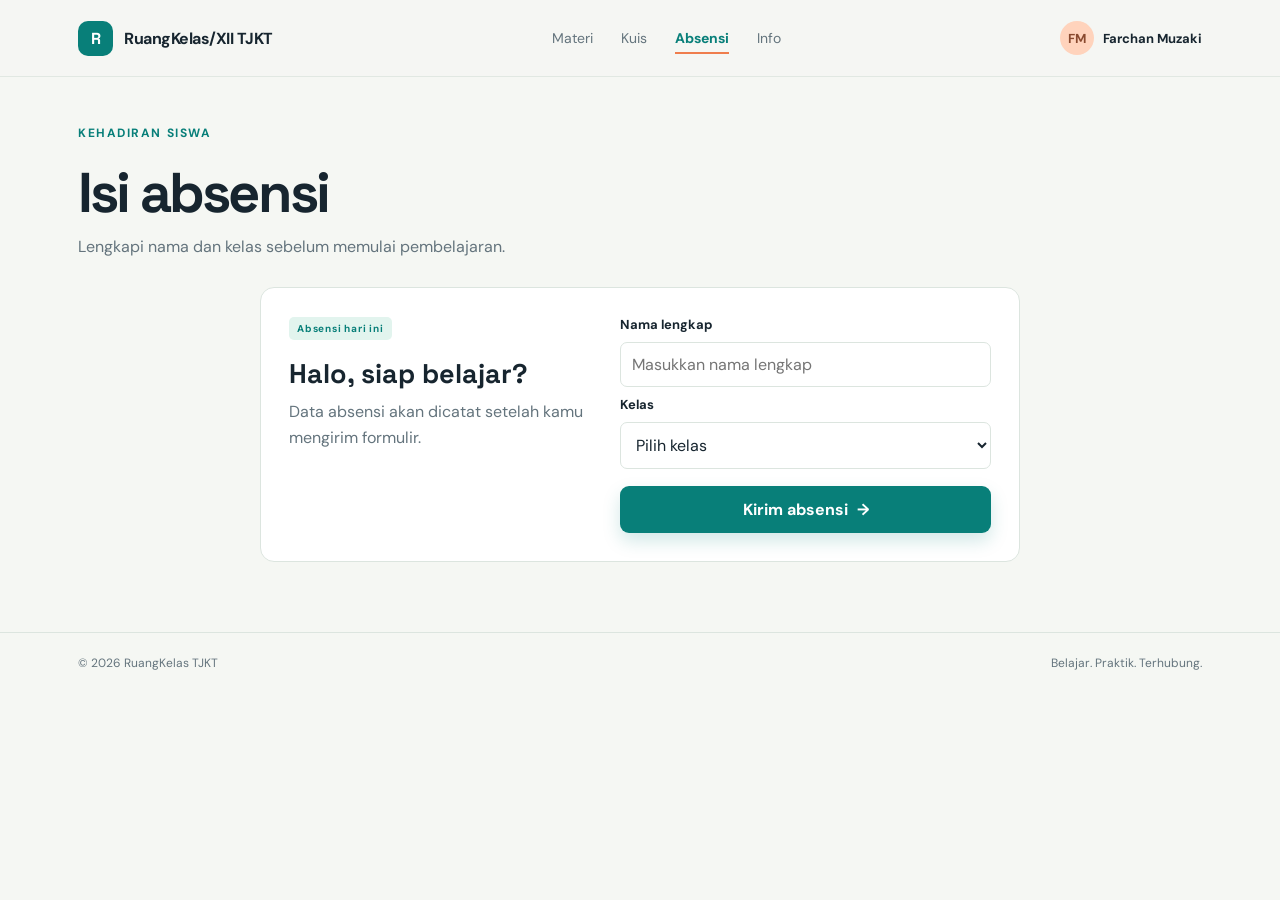
<file: absensi.html>
<!DOCTYPE html>
<html lang="id">
<head>
  <meta charset="UTF-8">
  <meta name="viewport" content="width=device-width, initial-scale=1.0">
  <title>Absensi | RuangKelas TJKT</title>
  <link rel="preconnect" href="https://fonts.googleapis.com">
  <link rel="preconnect" href="https://fonts.gstatic.com" crossorigin>
  <link href="https://fonts.googleapis.com/css2?family=DM+Sans:wght@400;500;600;700&family=Space+Grotesk:wght@500;600;700&display=swap" rel="stylesheet">
  <link rel="stylesheet" href="style.css">
</head>
<body>
  <header><div class="shell nav"><a class="brand" href="index.html"><span class="brand-mark">R</span> RuangKelas</a><button class="menu-toggle" type="button" aria-label="Buka menu navigasi" aria-controls="mobile-nav" aria-expanded="false"><span></span><span></span><span></span></button><nav id="mobile-nav" class="nav-links"><a href="materi.html">Materi</a><a href="kuis.html">Kuis</a><a class="nav-active" href="absensi.html">Absensi</a><a href="info.html">Info</a></nav><a class="profile" href="admin.html" aria-label="Login admin"><span class="avatar">FM</span> Farchan Muzaki</a></div></header>
  <main class="shell page-main">
    <section class="page-heading"><div class="eyebrow">Kehadiran siswa</div><h1>Isi absensi</h1><p>Lengkapi nama dan kelas sebelum memulai pembelajaran.</p></section>
    <section class="attendance-card">
      <div class="attendance-intro"><span class="tag">Absensi hari ini</span><h2>Halo, siap belajar?</h2><p>Data absensi akan dicatat setelah kamu mengirim formulir.</p></div>
      <form id="attendance-form" class="attendance-form">
        <label for="attendance-name">Nama lengkap</label>
        <input id="attendance-name" name="nama" type="text" placeholder="Masukkan nama lengkap" autocomplete="name" required>
        <label for="attendance-class">Kelas</label>
        <select id="attendance-class" name="kelas" required>
          <option value="">Pilih kelas</option>
          <option value="XII TJKT 1">XII TJKT 1</option>
          <option value="XII TJKT 2">XII TJKT 2</option>
        </select>
        <button class="button" type="submit">Kirim absensi <span>→</span></button>
      </form>
      <div id="attendance-success" class="attendance-success hidden" role="status"></div>
    </section>
  </main>
  <footer><div class="shell">© 2026 RuangKelas TJKT <span style="float:right">Belajar. Praktik. Terhubung.</span></div></footer>
  <script src="script.js"></script>
  <script>
    // Memvalidasi dan mengirim data absensi siswa ke server.
    document.getElementById('attendance-form').addEventListener('submit', async event => {
      event.preventDefault();
      const name = document.getElementById('attendance-name').value.trim();
      const studentClass = document.getElementById('attendance-class').value;
      const success = document.getElementById('attendance-success');
      const submitButton = event.target.querySelector('button[type="submit"]');
      submitButton.disabled = true;
      submitButton.textContent = 'Mengirim absensi...';
      try {
        await fetch(GOOGLE_SHEETS_URL, {
          method: 'POST',
          mode: 'no-cors',
          headers: { 'Content-Type': 'text/plain;charset=utf-8' },
          body: JSON.stringify({
            action: 'saveAttendance',
            nama: name,
            kelas: studentClass,
            waktu: new Date().toISOString()
          })
        });
        success.textContent = `Absensi ${name} dari kelas ${studentClass} berhasil dikirim.`;
        success.classList.remove('hidden');
        event.target.reset();
      } catch (error) {
        success.textContent = 'Absensi gagal dikirim. Periksa koneksi lalu coba lagi.';
        success.classList.remove('hidden');
      } finally {
        submitButton.disabled = false;
        submitButton.innerHTML = 'Kirim absensi <span>→</span>';
      }
    });
  </script>
</body>
</html>
</file>
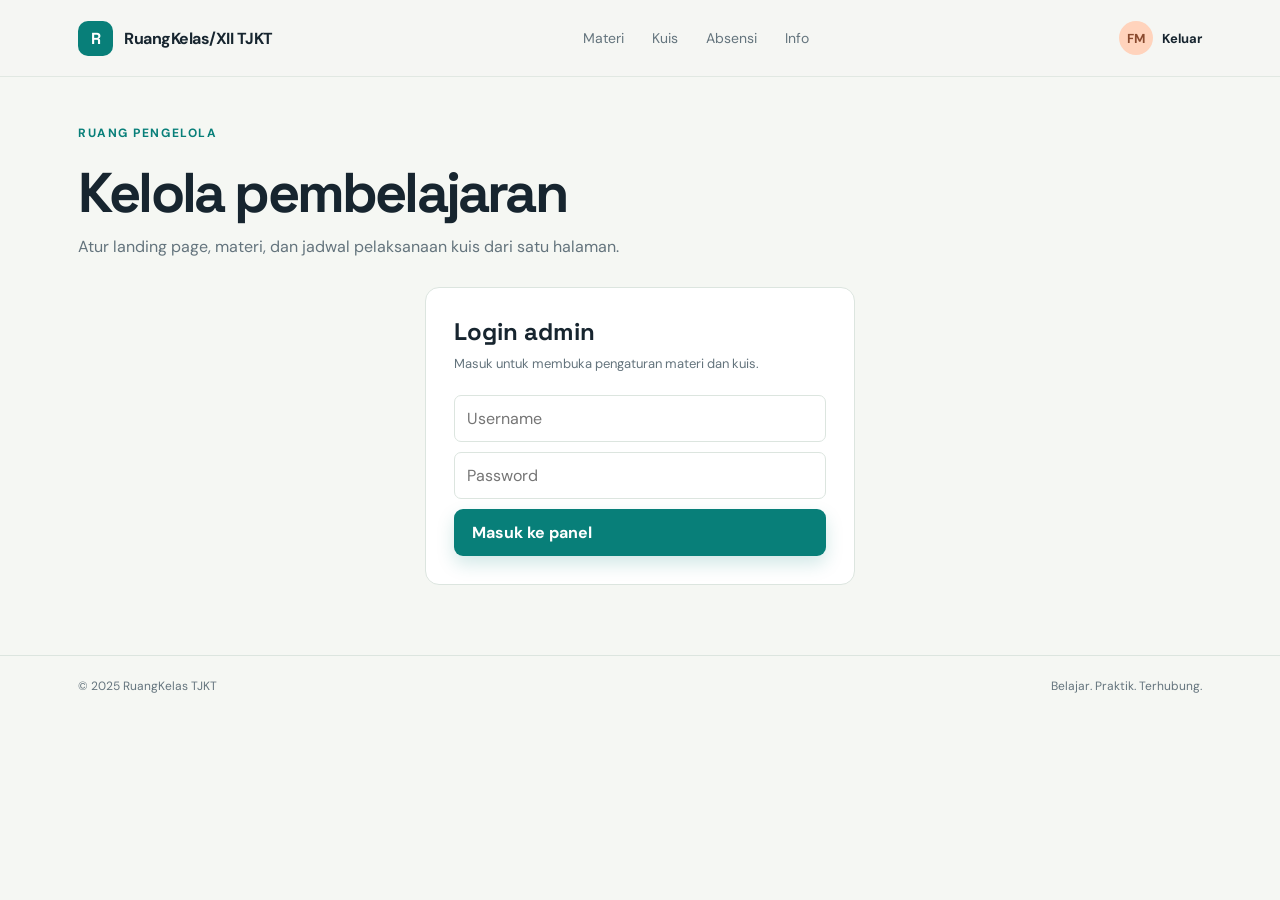
<file: admin.html>
<!DOCTYPE html>
<html lang="id">
<head>
  <meta charset="UTF-8">
  <meta name="viewport" content="width=device-width, initial-scale=1.0">
  <title>Admin | RuangKelas TJKT</title>
  <link rel="preconnect" href="https://fonts.googleapis.com">
  <link rel="preconnect" href="https://fonts.gstatic.com" crossorigin>
  <link href="https://fonts.googleapis.com/css2?family=DM+Sans:wght@400;500;600;700&family=Space+Grotesk:wght@500;600;700&display=swap" rel="stylesheet">
  <link rel="stylesheet" href="style.css">
</head>
<body class="admin-page">
  <header><div class="shell nav"><a class="brand" href="index.html"><span class="brand-mark">R</span> RuangKelas</a><button class="menu-toggle" type="button" aria-label="Buka menu navigasi" aria-controls="mobile-nav" aria-expanded="false"><span></span><span></span><span></span></button><nav id="mobile-nav" class="nav-links"><a href="materi.html">Materi</a><a href="kuis.html">Kuis</a><a href="absensi.html">Absensi</a><a href="info.html">Info</a></nav><a class="profile" href="index.html" aria-label="Kembali ke halaman utama"><span class="avatar">FM</span> Keluar</a></div></header>
  <main class="shell page-main"><section class="page-heading"><div class="eyebrow">Ruang pengelola</div><h1>Kelola pembelajaran</h1><p>Atur landing page, materi, dan jadwal pelaksanaan kuis dari satu halaman.</p></section><section id="admin-access" class="admin-access"><h2>Login admin</h2><p>Masuk untuk membuka pengaturan materi dan kuis.</p><form id="admin-page-login-form"><input id="admin-page-username" type="text" placeholder="Username" autocomplete="username" required><input id="admin-page-password" type="password" placeholder="Password" autocomplete="current-password" required><div id="admin-page-login-error" class="login-error hidden" role="alert"></div><button class="button" type="submit">Masuk ke panel</button></form></section><section id="admin-dashboard" class="admin-dashboard hidden"><div class="admin-dashboard-head"><div><span class="tag">Panel admin</span><h2>Pengaturan pembelajaran</h2></div><button class="logout-button" type="button" onclick="logoutAdminPage()">Keluar</button></div><section class="admin-tool landing-editor"><h3>Landing page home</h3><p>Sesuaikan teks dan gambar yang tampil pada halaman utama.</p><div class="landing-form"><input id="landing-eyebrow-input" type="text" placeholder="Label kecil / bidang jurusan" aria-label="Label landing page"><input id="landing-title-input" type="text" placeholder="Judul landing page" aria-label="Judul landing page"><textarea id="landing-description-input" placeholder="Deskripsi jurusan TJKT" aria-label="Deskripsi landing page"></textarea><input id="landing-button-input" type="text" placeholder="Teks tombol" aria-label="Teks tombol landing page"><label class="upload-button">Pilih gambar<input id="landing-image-file" type="file" accept="image/*" aria-label="Gambar landing page"></label><div class="landing-actions"><button class="save-button" type="button" onclick="saveLandingContent()">Simpan landing page</button><button class="cancel-button" type="button" onclick="resetLandingContent()">Reset bawaan</button></div></div></section><div class="admin-tools"><section class="admin-tool"><h3>Materi pembelajaran</h3><p>Kelola semua materi pembelajaran, edit, atau hapus sesuai kebutuhan.</p><div id="material-stats" style="margin-bottom:16px;padding:12px;background-color:#f0f9ff;border-radius:8px;font-size:14px"><span style="margin-right:16px">📊 Total: <strong id="stat-total">0</strong></span><span style="margin-right:16px">📘 KJR: <strong id="stat-kjr">0</strong></span><span style="margin-right:16px">📗 PKPJ: <strong id="stat-pkpj">0</strong></span><span>📙 TJKDN: <strong id="stat-tjkdn">0</strong></span></div><div class="admin-tool-actions"><button class="add-material-button" type="button" onclick="openMaterialEditor()">+ Materi</button><label class="upload-button">Unggah materi<input id="file-materi" type="file" multiple accept=".pdf,.pkt,.doc,.docx,.ppt,.pptx" aria-label="Unggah materi"></label><button class="save-button" type="button" onclick="exportMaterials()" style="background-color:#0891b2">📥 Ekspor</button><button class="save-button" type="button" onclick="importMaterials()" style="background-color:#7c3aed">📤 Impor</button></div><div id="material-editor" class="material-editor hidden"><strong id="editor-title">Tambah materi</strong><input id="editor-judul" type="text" placeholder="Judul materi" aria-label="Judul materi"><textarea id="editor-deskripsi" placeholder="Deskripsi materi" aria-label="Deskripsi materi"></textarea><select id="editor-mapel" aria-label="Mapel materi"><option value="KJR">Keamanan jaringan</option><option value="PKPJ">Pemasangan perangkat jaringan</option><option value="TJKDN">Teknologi jaringan kabel dan nirkabel</option></select><input id="editor-link" type="url" placeholder="Link file atau Google Drive" aria-label="Link materi"><input id="editor-video" type="url" placeholder="Link video (opsional, bisa lebih dari satu)" aria-label="Link video materi"><div class="editor-actions"><button class="save-button" type="button" onclick="saveMaterial()">Simpan</button><button class="cancel-button" type="button" onclick="closeMaterialEditor()">Batal</button></div></div><div class="materi-table-wrapper"><table class="materi-table"><thead><tr><th style="width:5%">No</th><th style="width:35%">Judul Materi</th><th style="width:20%">Kategori</th><th style="width:15%">Sumber</th><th style="width:25%">Aksi</th></tr></thead><tbody id="materi-table-body"></tbody></table><p id="materi-empty-message" style="text-align:center;color:var(--muted);padding:20px">Tidak ada materi. Klik "+ Materi" untuk menambah.</p></div></section><section class="admin-tool"><h3>Pelaksanaan kuis</h3><p>Tentukan hari siswa dapat mengerjakan kuis.</p><div class="quiz-schedule-setting"><label for="quiz-date">Hari pengerjaan kuis</label><div><input id="quiz-date" type="date" aria-label="Hari pengerjaan kuis"><button class="save-button" type="button" onclick="saveQuizDate()">Simpan</button></div></div><p id="admin-quiz-status" class="admin-status">Kuis dapat dikerjakan kapan saja.</p></section></div></section></main>
  <footer><div class="shell">© 2025 RuangKelas TJKT <span style="float:right">Belajar. Praktik. Terhubung.</span></div></footer>
  <script src="script.js"></script>
  <script>document.getElementById('admin-page-login-form').addEventListener('submit', loginAdminPage);</script>
</body>
</html>
</file>
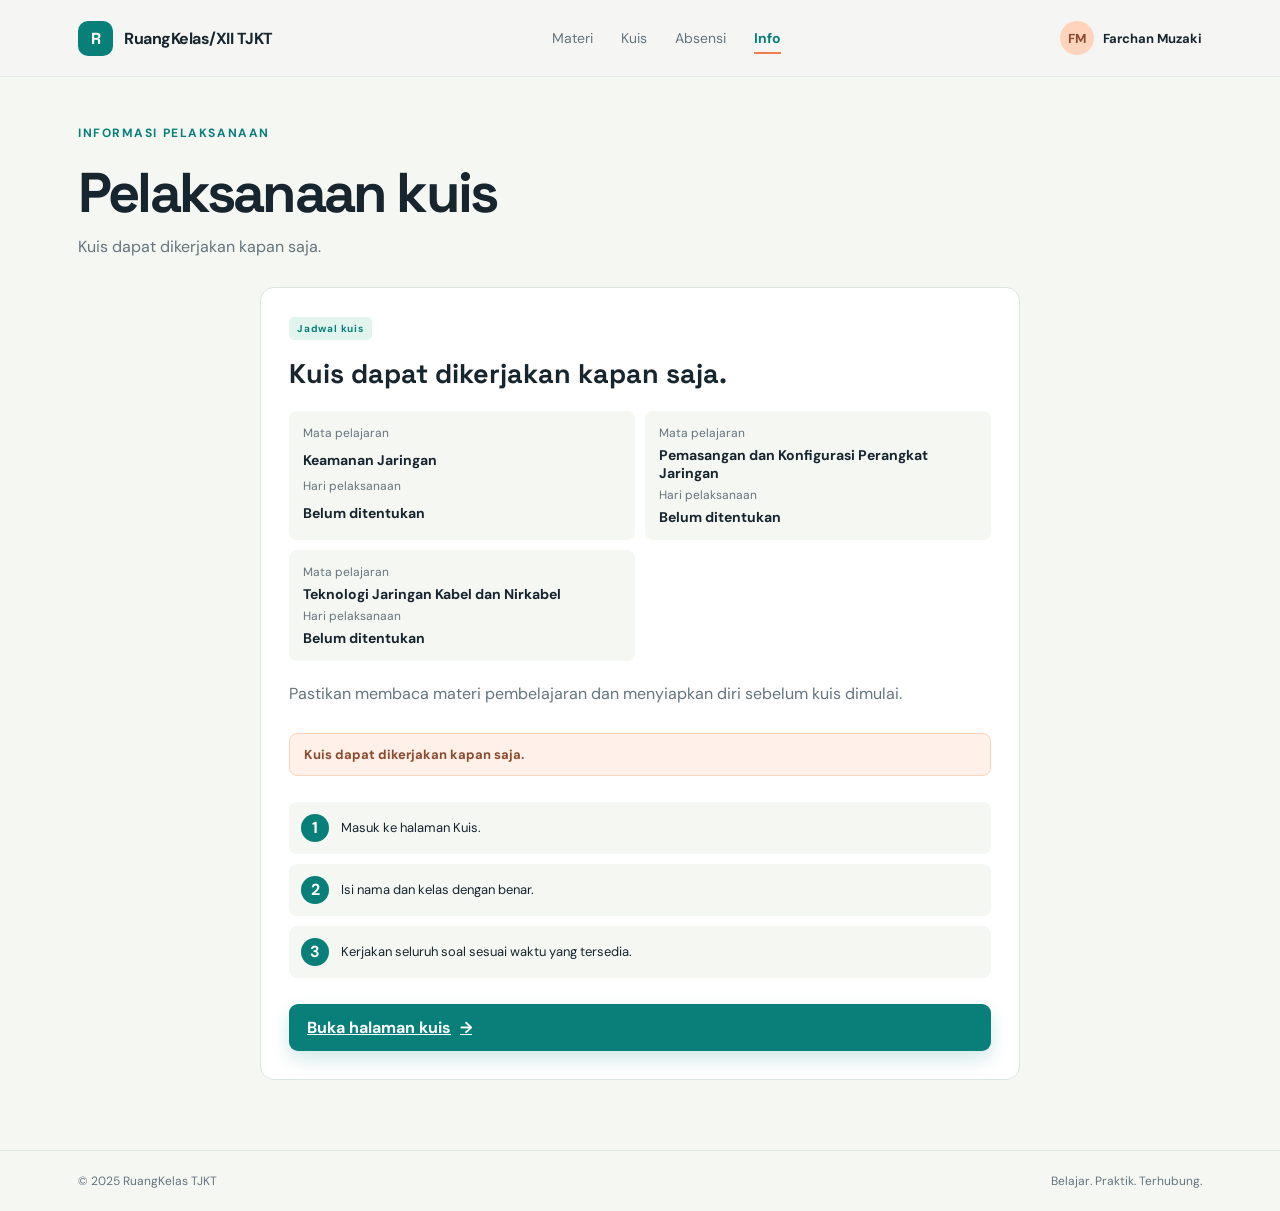
<file: info.html>
<!DOCTYPE html>
<html lang="id">
<head>
  <meta charset="UTF-8">
  <meta name="viewport" content="width=device-width, initial-scale=1.0">
  <title>Info Kuis | RuangKelas TJKT</title>
  <link rel="preconnect" href="https://fonts.googleapis.com">
  <link rel="preconnect" href="https://fonts.gstatic.com" crossorigin>
  <link href="https://fonts.googleapis.com/css2?family=DM+Sans:wght@400;500;600;700&family=Space+Grotesk:wght@500;600;700&display=swap" rel="stylesheet">
  <link rel="stylesheet" href="style.css">
</head>
<body>
  <header><div class="shell nav"><a class="brand" href="index.html"><span class="brand-mark">R</span> RuangKelas</a><button class="menu-toggle" type="button" aria-label="Buka menu navigasi" aria-controls="mobile-nav" aria-expanded="false"><span></span><span></span><span></span></button><nav id="mobile-nav" class="nav-links"><a href="materi.html">Materi</a><a href="kuis.html">Kuis</a><a href="absensi.html">Absensi</a><a href="info.html">Info</a></nav><button id="profile-button" class="profile" onclick="toggleAdminLogin()" aria-label="Login admin"><span class="avatar">FM</span> Farchan Muzaki</button></div></header>
  <main class="shell page-main"><section class="page-heading"><div class="eyebrow">Informasi pelaksanaan</div><h1>Pelaksanaan kuis</h1><p id="quiz-schedule-info">Kuis dapat dikerjakan kapan saja.</p></section><section class="info-panel"><div><span class="tag">Jadwal kuis</span><h2 id="quiz-date-detail">Kuis dapat dikerjakan kapan saja.</h2><div class="schedule-details"><div><span>Mata pelajaran</span><strong id="quiz-mapel-detail">Keamanan Jaringan</strong></div><div><span>Hari pelaksanaan</span><strong id="quiz-day-detail">Belum ditentukan</strong></div></div><p>Pastikan membaca materi pembelajaran dan menyiapkan diri sebelum kuis dimulai.</p></div><div id="quiz-status" class="quiz-status">Kuis dapat dikerjakan kapan saja.</div><div class="info-list"><div><strong>1</strong><span>Masuk ke halaman Kuis.</span></div><div><strong>2</strong><span>Isi nama dan kelas dengan benar.</span></div><div><strong>3</strong><span>Kerjakan seluruh soal sesuai waktu yang tersedia.</span></div></div><a class="button" href="kuis.html">Buka halaman kuis <span>→</span></a></section></main>
  <footer><div class="shell">© 2025 RuangKelas TJKT <span style="float:right">Belajar. Praktik. Terhubung.</span></div></footer>
  <div id="admin-login" class="modal hidden" role="dialog" aria-modal="true" aria-labelledby="login-title"><div class="modal-card"><button class="modal-close" onclick="toggleAdminLogin()" aria-label="Tutup">×</button><h2 id="login-title">Login admin</h2><p>Masuk untuk mengatur materi pembelajaran.</p><form id="admin-login-form"><input id="admin-username" type="text" placeholder="Username" autocomplete="username" required><input id="admin-password" type="password" placeholder="Password" autocomplete="current-password" required><div id="login-error" class="login-error hidden" role="alert"></div><button class="button" type="submit">Masuk ke panel</button></form></div></div>
  <script src="script.js"></script>
</body>
</html>
</file>
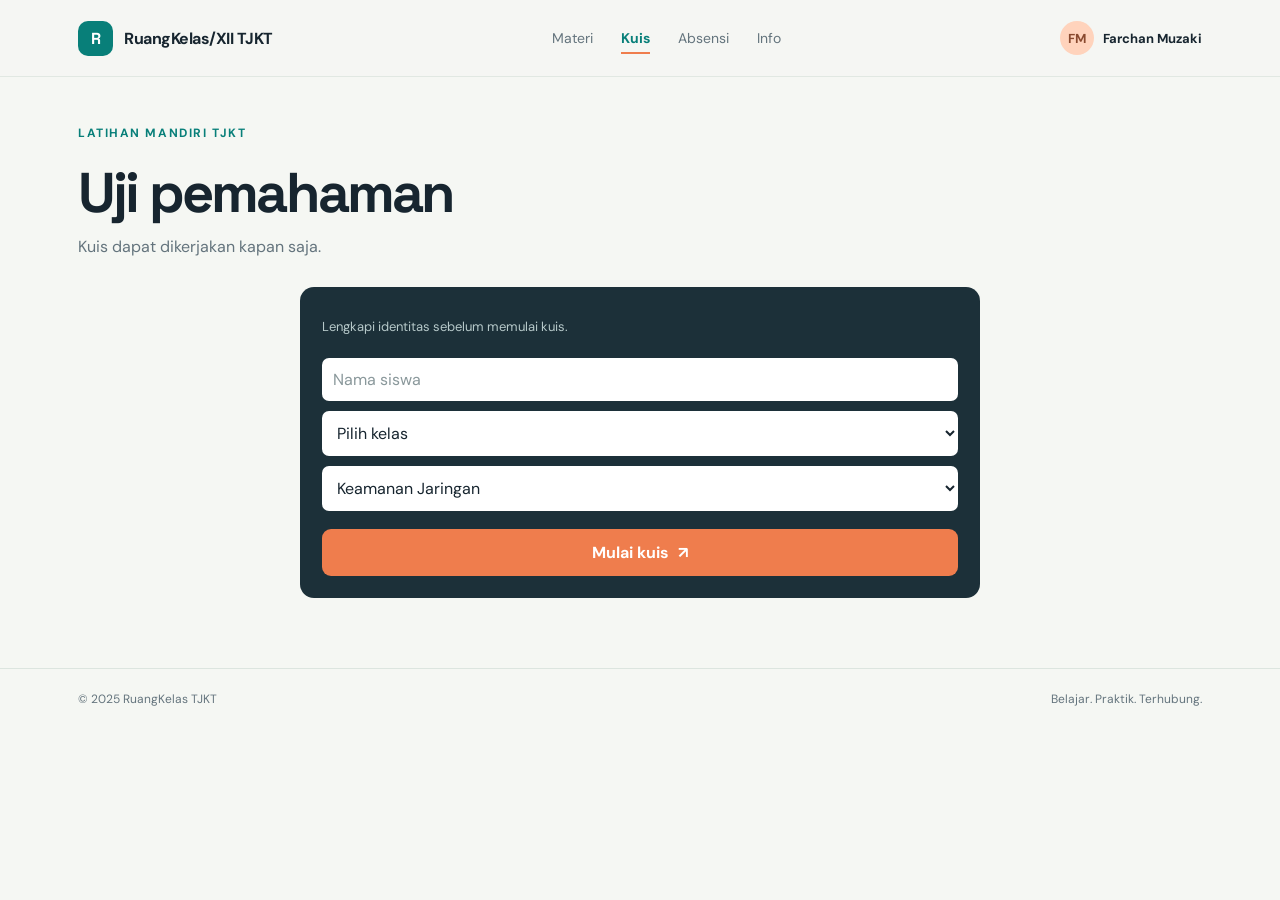
<file: kuis.html>
<!DOCTYPE html>
<html lang="id">
<head>
  <meta charset="UTF-8">
  <meta name="viewport" content="width=device-width, initial-scale=1.0">
  <title>Kuis | RuangKelas TJKT</title>
  <link rel="preconnect" href="https://fonts.googleapis.com">
  <link rel="preconnect" href="https://fonts.gstatic.com" crossorigin>
  <link href="https://fonts.googleapis.com/css2?family=DM+Sans:wght@400;500;600;700&family=Space+Grotesk:wght@500;600;700&display=swap" rel="stylesheet">
  <link rel="stylesheet" href="style.css">
</head>
<body>
  <header><div class="shell nav"><a class="brand" href="index.html"><span class="brand-mark">R</span> RuangKelas</a><button class="menu-toggle" type="button" aria-label="Buka menu navigasi" aria-controls="mobile-nav" aria-expanded="false"><span></span><span></span><span></span></button><nav id="mobile-nav" class="nav-links"><a href="materi.html">Materi</a><a href="kuis.html">Kuis</a><a href="absensi.html">Absensi</a><a href="info.html">Info</a></nav><a id="profile-button" class="profile" href="admin.html" aria-label="Login admin"><span class="avatar">FM</span> Farchan Muzaki</a></div></header>
  <main class="shell page-main"><section class="page-heading"><div class="eyebrow">Latihan mandiri TJKT</div><h1>Uji pemahaman</h1><p id="quiz-schedule-info">Kerjakan kuis sesuai hari yang telah ditentukan admin.</p></section><section class="quiz quiz-page"><div id="quiz-intro" class="quiz-intro">Lengkapi identitas sebelum memulai kuis.</div><div id="quiz-fields" class="quiz-fields"><input id="nama-siswa" class="quiz-name" type="text" placeholder="Nama siswa" aria-label="Nama siswa"><select id="kelas-siswa" aria-label="Kelas siswa"><option value="">Pilih kelas</option><option value="XII TJKT 1">XII TJKT 1</option><option value="XII TJKT 2">XII TJKT 2</option></select><select id="select-mapel" aria-label="Mata pelajaran"><option value="KJR">Keamanan Jaringan</option><option value="PKPJ">Pemasangan dan Konfigurasi Perangkat Jaringan</option></select></div><div id="identitas-error" class="identity-error hidden" role="alert"></div><button id="btn-start" class="button" onclick="loadKuis()">Mulai kuis <span>↗</span></button><div id="kuis-container" class="hidden"><div class="quiz-meta"><span id="nomor-soal"></span><span id="timer-soal">Waktu: 15 detik</span><span id="skor-soal">Skor: 0</span></div><div id="soal-box"></div><div id="opsi-box"></div><div class="quiz-controls"><button id="btn-next" class="quiz-next" onclick="nextQuestion()">Next →</button><button id="btn-cancel" class="quiz-cancel" onclick="cancelQuiz()">Batal</button></div><div id="hasil-kuis" class="hidden"></div></div></section></main>
  <footer><div class="shell">© 2025 RuangKelas TJKT <span style="float:right">Belajar. Praktik. Terhubung.</span></div></footer>
  <div id="quiz-lock-overlay" class="quiz-lock-overlay hidden" role="alertdialog" aria-live="assertive" aria-modal="true">
    <div class="quiz-lock-card">
      <strong>Mode kuis aktif</strong>
      <p>Jangan membuka tab lain atau aplikasi lain saat mengerjakan kuis. Kembali ke halaman kuis untuk melanjutkan.</p>
    </div>
  </div>
  <div id="admin-login" class="modal hidden" role="dialog" aria-modal="true" aria-labelledby="login-title"><div class="modal-card"><button class="modal-close" onclick="toggleAdminLogin()" aria-label="Tutup">×</button><h2 id="login-title">Login admin</h2><p>Masuk untuk mengatur materi pembelajaran.</p><form id="admin-login-form"><input id="admin-username" type="text" placeholder="Username" autocomplete="username" required><input id="admin-password" type="password" placeholder="Password" autocomplete="current-password" required><div id="login-error" class="login-error hidden" role="alert"></div><button class="button" type="submit">Masuk ke panel</button></form></div></div>
  <script src="script.js"></script>
</body>
</html>
</file>
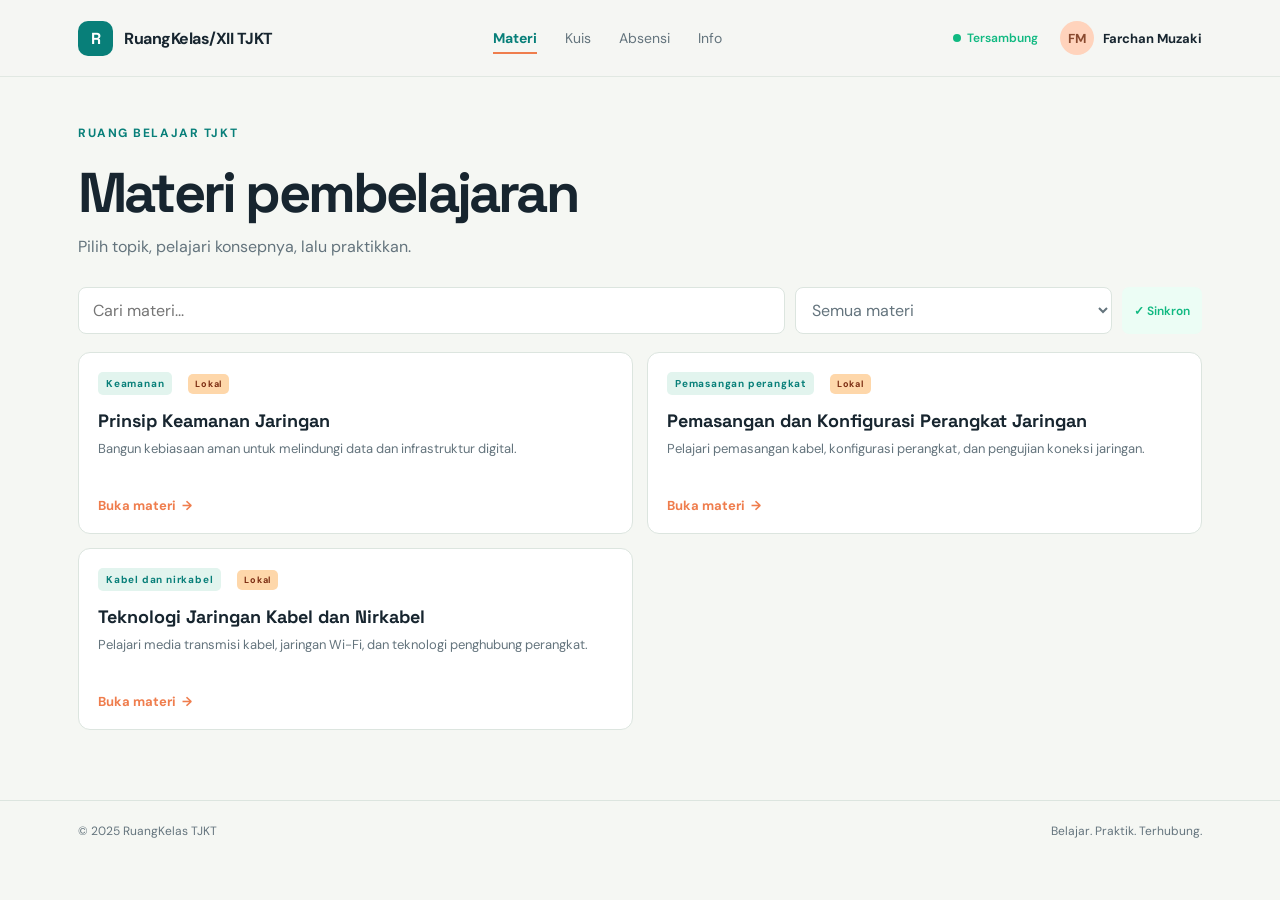
<file: materi.html>
<!DOCTYPE html>
<html lang="id">
<head>
  <meta charset="UTF-8">
  <meta name="viewport" content="width=device-width, initial-scale=1.0">
  <title>Materi | RuangKelas TJKT</title>
  <link rel="preconnect" href="https://fonts.googleapis.com">
  <link rel="preconnect" href="https://fonts.gstatic.com" crossorigin>
  <link href="https://fonts.googleapis.com/css2?family=DM+Sans:wght@400;500;600;700&family=Space+Grotesk:wght@500;600;700&display=swap" rel="stylesheet">
  <link rel="stylesheet" href="style.css">
</head>
<body>
  <header><div class="shell nav"><a class="brand" href="index.html"><span class="brand-mark">R</span> RuangKelas</a><button class="menu-toggle" type="button" aria-label="Buka menu navigasi" aria-controls="mobile-nav" aria-expanded="false"><span></span><span></span><span></span></button><nav id="mobile-nav" class="nav-links"><a href="materi.html">Materi</a><a href="kuis.html">Kuis</a><a href="absensi.html">Absensi</a><a href="info.html">Info</a></nav><div style="display:flex;align-items:center;gap:12px"><span id="connection-status" class="connection-badge connection-loading" title="Menyambung ke server...">● Menghubungkan...</span><a id="profile-button" class="profile" href="admin.html" aria-label="Login admin"><span class="avatar">FM</span> Farchan Muzaki</a></div></div></header>
  <main class="shell page-main"><section class="page-heading"><div class="eyebrow">Ruang belajar TJKT</div><h1>Materi pembelajaran</h1><p>Pilih topik, pelajari konsepnya, lalu praktikkan.</p></section><section id="materi"><div class="toolbar"><input id="search-materi" class="search" placeholder="Cari materi..." aria-label="Cari materi"><select id="filter-mapel" class="filter" aria-label="Filter mata pelajaran"><option value="all">Semua materi</option><option value="KJR">Keamanan jaringan</option><option value="PKPJ">Pemasangan perangkat jaringan</option><option value="TJKDN">Teknologi jaringan kabel dan nirkabel</option></select><span id="sync-indicator" class="sync-status synced">✓ Sinkron</span></div><div id="admin-panel" class="admin-panel hidden"><div><strong>Panel admin</strong><span>Kelola materi pembelajaran.</span></div><div style="display:flex;gap:8px;flex-wrap:wrap"><label class="upload-button">Unggah materi<input id="file-materi" type="file" multiple accept=".pdf,.pkt,.doc,.docx,.ppt,.pptx" aria-label="Unggah materi"></label><button class="add-material-button" onclick="openMaterialEditor()">+ Materi</button><button class="upload-button" onclick="exportMaterials()" style="background-color:#0891b2">📥 Ekspor</button><button class="upload-button" onclick="importMaterials()" style="background-color:#7c3aed">📤 Impor</button><button class="logout-button" onclick="logoutAdmin()">Keluar</button></div></div><div id="material-editor" class="material-editor hidden"><strong id="editor-title">Tambah materi</strong><input id="editor-judul" type="text" placeholder="Judul materi" aria-label="Judul materi"><textarea id="editor-deskripsi" placeholder="Deskripsi materi" aria-label="Deskripsi materi"></textarea><select id="editor-mapel" aria-label="Mapel materi"><option value="KJR">Keamanan jaringan</option><option value="PKPJ">Pemasangan perangkat jaringan</option><option value="TJKDN">Teknologi jaringan kabel dan nirkabel</option></select><input id="editor-link" type="url" placeholder="Link file atau Google Drive" aria-label="Link materi"><input id="editor-video" type="url" placeholder="Link video (opsional, bisa lebih dari satu)" aria-label="Link video materi"><div class="editor-actions"><button id="material-save-button" class="save-button" onclick="saveMaterial()">Simpan</button><button class="cancel-button" onclick="closeMaterialEditor()">Batal</button></div></div><div id="materi-container" class="materials"></div></section></main>
  <footer><div class="shell">© 2025 RuangKelas TJKT <span style="float:right">Belajar. Praktik. Terhubung.</span></div></footer>
  <div id="toast-container" class="toast-container"></div>
  <div id="admin-login" class="modal hidden" role="dialog" aria-modal="true" aria-labelledby="login-title"><div class="modal-card"><button class="modal-close" onclick="toggleAdminLogin()" aria-label="Tutup">×</button><h2 id="login-title">Login admin</h2><p>Masuk untuk mengatur materi pembelajaran.</p><form id="admin-login-form"><input id="admin-username" type="text" placeholder="Username" autocomplete="username" required><input id="admin-password" type="password" placeholder="Password" autocomplete="current-password" required><div id="login-error" class="login-error hidden" role="alert"></div><button class="button" type="submit">Masuk ke panel</button></form></div></div>
  <script src="script.js"></script>
</body>
</html>
</file>
<file: style.css>
:root { --ink: #17252f; --muted: #64747d; --paper: #f5f7f3; --line: #dce5df; --teal: #087f79; --orange: #ef7d4d; --yellow: #f5c85b; }
* { box-sizing: border-box; }
body { margin: 0; color: var(--ink); background: var(--paper); font-family: 'DM Sans', sans-serif; }
h1, h2, h3, p { margin: 0; } h1, h2, h3 { font-family: 'Space Grotesk', sans-serif; }
button, select, input { font: inherit; }
button { cursor: pointer; border: 0; }
.shell { max-width: 1180px; margin: auto; padding: 0 28px; }
header { border-bottom: 1px solid rgba(220,229,223,.8); background: rgba(245,247,243,.9); }
.nav { height: 76px; display: flex; align-items: center; justify-content: space-between; }
.brand { display: flex; align-items: center; gap: 11px; color: inherit; text-decoration: none; font-weight: 700; letter-spacing: -.03em; }
.brand-mark { width: 35px; height: 35px; display: grid; place-items: center; color: white; background: var(--teal); border-radius: 10px; font-family: 'Space Grotesk'; }
.menu-toggle { display: none; width: 42px; height: 42px; padding: 10px; color: var(--ink); background: transparent; border-radius: 8px; }
.menu-toggle span { display: block; width: 22px; height: 2px; margin: 4px auto; background: currentColor; transition: transform .2s ease, opacity .2s ease; }
.menu-toggle[aria-expanded="true"] span:nth-child(1) { transform: translateY(6px) rotate(45deg); }
.menu-toggle[aria-expanded="true"] span:nth-child(2) { opacity: 0; }
.menu-toggle[aria-expanded="true"] span:nth-child(3) { transform: translateY(-6px) rotate(-45deg); }
.nav-links { display: flex; gap: 28px; color: var(--muted); font-size: 14px; }
.nav-links a { position: relative; color: inherit; text-decoration: none; transition: color .2s ease, font-weight .2s ease; } .nav-links a:after { content: ''; position: absolute; right: 0; bottom: -7px; left: 0; height: 2px; background: var(--orange); transform: scaleX(0); transform-origin: center; transition: transform .2s ease; } .nav-links a:hover { color: var(--teal); font-weight: 700; } .nav-links a:hover:after { transform: scaleX(1); }
.nav-links a.nav-active { color: var(--teal); font-weight: 700; } .nav-links a.nav-active:after { transform: scaleX(1); }
.profile { display: flex; align-items: center; gap: 9px; padding: 0; color: var(--ink); background: transparent; font-size: 13px; font-weight: 700; text-decoration: none; } .profile:hover { color: var(--teal); } .admin-active { color: var(--teal); }
.connection-badge { display: inline-flex; align-items: center; gap: 6px; padding: 6px 10px; font-size: 12px; font-weight: 600; border-radius: 6px; color: var(--muted); background: transparent; } .connection-badge span { display: inline-block; width: 8px; height: 8px; border-radius: 50%; animation: none; }
.connection-loading { color: #f59e0b; } .connection-loading span { background: #f59e0b; animation: pulse 1.5s ease-in-out infinite; }
.connection-connected { color: #10b981; } .connection-connected span { background: #10b981; }
.connection-offline { color: #ef4444; } .connection-offline span { background: #ef4444; }
@keyframes pulse { 0%, 100% { opacity: 1; } 50% { opacity: 0.5; } }
.avatar { width: 34px; height: 34px; display: grid; place-items: center; border-radius: 50%; color: #8a4a2f; background: #ffd3bc; }
.hero { display: grid; grid-template-columns: minmax(0, 1.15fr) minmax(0, .85fr); gap: 40px; align-items: center; padding: 70px 0 52px; } .hero > div { min-width: 0; }
.eyebrow { color: var(--teal); font-size: 12px; font-weight: 700; letter-spacing: .13em; text-transform: uppercase; margin-bottom: 16px; }
.hero h1 { max-width: 630px; overflow-wrap: anywhere; font-size: clamp(40px, 5vw, 66px); line-height: .98; letter-spacing: -.06em; }
.hero h1 span { color: var(--orange); }
.hero-copy { max-width: 500px; margin: 22px 0 28px; color: var(--muted); line-height: 1.7; overflow-wrap: anywhere; word-break: break-word; }
.button { display: inline-flex; align-items: center; gap: 9px; padding: 13px 18px; border-radius: 9px; color: white; background: var(--teal); font-weight: 700; box-shadow: 0 8px 18px rgba(8,127,121,.18); transition: transform .2s, background .2s; }
.button:hover { transform: translateY(-2px); background: #056762; }
.hero-art { min-height: 260px; position: relative; overflow: hidden; padding: 28px; color: white; background: var(--teal); border-radius: 20px; }
.hero-art:before { content: ''; position: absolute; width: 235px; height: 235px; right: -50px; bottom: -80px; border: 34px solid rgba(255,255,255,.12); border-radius: 50%; }
.terminal { position: relative; width: 86%; padding: 18px; background: #153943; border-radius: 12px; box-shadow: 18px 19px 0 rgba(7,69,69,.2); transform: rotate(-3deg); }
.dots { display: flex; gap: 5px; margin-bottom: 17px; } .dots i { width: 7px; height: 7px; border-radius: 50%; background: var(--orange); } .dots i:nth-child(2) { background: var(--yellow); } .dots i:nth-child(3) { background: #8dd3aa; }
.code { color: #bce6d2; font: 12px/1.9 monospace; } .code b { color: #f7c86a; font-weight: 400; }
.section-head { display: flex; justify-content: space-between; align-items: end; margin: 10px 0 20px; } .section-head h2 { font-size: 27px; letter-spacing: -.04em; } .section-head p { color: var(--muted); font-size: 13px; margin-top: 5px; }
.stats { display: grid; grid-template-columns: repeat(3,1fr); gap: 14px; margin-bottom: 46px; } .stat { padding: 20px; background: white; border: 1px solid var(--line); border-radius: 12px; } .stat strong { display: block; font: 700 28px 'Space Grotesk'; } .stat span { color: var(--muted); font-size: 13px; }
.layout { display: block; padding-bottom: 70px; }
.info-panel { display: grid; gap: 26px; max-width: 760px; margin: 0 auto; padding: 28px; background: white; border: 1px solid var(--line); border-radius: 14px; } .info-panel h2 { margin: 16px 0 8px; font-size: 27px; } .info-panel p { color: var(--muted); line-height: 1.6; } .info-list { display: grid; gap: 10px; } .info-list div { display: flex; align-items: center; gap: 12px; padding: 12px; background: var(--paper); border-radius: 8px; } .info-list strong { display: grid; width: 28px; height: 28px; place-items: center; color: white; background: var(--teal); border-radius: 50%; } .info-list span { color: var(--ink); font-size: 13px; }
.schedule-details { display: grid; grid-template-columns: repeat(2, 1fr); gap: 10px; margin: 20px 0; } .schedule-details div { display: grid; gap: 5px; padding: 14px; background: var(--paper); border-radius: 8px; } .schedule-details span { color: var(--muted); font-size: 12px; } .schedule-details strong { color: var(--ink); font-size: 14px; } .quiz-status { padding: 12px 14px; color: #8a4a2f; background: #fff1e9; border: 1px solid #ffd3bc; border-radius: 8px; font-size: 13px; font-weight: 700; } .quiz-status-active { color: #176d4d; background: #e2f4ee; border-color: #b8dfd2; }
.admin-access { max-width: 430px; margin: 0 auto; padding: 28px; background: white; border: 1px solid var(--line); border-radius: 14px; } .admin-access h2 { margin-bottom: 7px; } .admin-access p, .admin-tool p { color: var(--muted); font-size: 13px; line-height: 1.6; } .admin-access form { display: grid; gap: 10px; margin-top: 20px; } .admin-access input { width: 100%; padding: 12px; border: 1px solid var(--line); border-radius: 7px; background: white; outline: none; } .admin-dashboard { display: grid; gap: 20px; } .admin-dashboard-head { display: flex; align-items: end; justify-content: space-between; gap: 16px; } .admin-dashboard-head h2 { margin-top: 12px; font-size: 28px; } .admin-tools { display: grid; grid-template-columns: 1.35fr .65fr; gap: 18px; } .admin-tool { display: grid; align-content: start; gap: 12px; padding: 22px; background: white; border: 1px solid var(--line); border-radius: 12px; } .admin-tool h3 { font-size: 20px; } .admin-tool-actions { display: flex; gap: 9px; } .admin-status { padding-top: 14px; border-top: 1px solid var(--line); } 
.landing-form { display: grid; gap: 10px; } .landing-form input, .landing-form textarea { width: 100%; padding: 11px; border: 1px solid var(--line); border-radius: 7px; background: white; outline: none; } .landing-form textarea { min-height: 90px; resize: vertical; } .landing-actions { display: flex; gap: 9px; } .landing-form .save-button, .landing-actions .cancel-button { justify-content: center; } .landing-image { width: 100%; height: 100%; min-height: 260px; display: block; object-fit: cover; border-radius: 12px; }
.quiz-schedule-setting { display: grid; gap: 4px; font-size: 12px; } .quiz-schedule-setting > div { display: flex; align-items: center; gap: 6px; } .quiz-schedule-setting input { min-height: 34px; padding: 7px; border: 1px solid var(--line); border-radius: 7px; background: white; color: var(--ink); }
.toolbar { display: flex; gap: 10px; margin-bottom: 18px; } .search { flex: 1; padding: 11px 14px; border: 1px solid var(--line); border-radius: 8px; background: white; outline: none; } .search:focus { border-color: var(--teal); } .filter { padding: 11px 12px; border: 1px solid var(--line); border-radius: 8px; color: var(--muted); background: white; } .sync-status { display: inline-flex; align-items: center; gap: 6px; padding: 8px 12px; font-size: 12px; color: #10b981; background: #ecfdf5; border-radius: 7px; font-weight: 600; } .sync-status.syncing { color: #f59e0b; background: #fffbeb; }
.sync-status.syncing::before { content: ''; display: inline-block; width: 12px; height: 12px; margin-right: 4px; border: 2px solid #f59e0b; border-top-color: transparent; border-radius: 50%; animation: spin 0.8s linear infinite; }
@keyframes spin { from { transform: rotate(0deg); } to { transform: rotate(360deg); } }
.admin-panel { display: flex; align-items: center; justify-content: space-between; gap: 14px; margin-bottom: 18px; padding: 14px 16px; color: var(--ink); background: #e2f4ee; border: 1px solid #b8dfd2; border-radius: 10px; } .admin-panel div { display: grid; gap: 3px; } .admin-panel span { color: var(--muted); font-size: 12px; } .upload-button, .logout-button { padding: 9px 12px; border-radius: 7px; color: white; background: var(--teal); font-size: 12px; font-weight: 700; cursor: pointer; transition: all 0.2s; } .upload-button:hover, .logout-button:hover { transform: translateY(-1px); box-shadow: 0 4px 8px rgba(8,127,121,.2); } .upload-button:active, .logout-button:active { transform: translateY(0); } .upload-button input { display: none; } .logout-button { color: var(--ink); background: white; border: 1px solid var(--line); }
.add-material-button { padding: 9px 12px; border-radius: 7px; color: white; background: var(--orange); font-size: 12px; font-weight: 700; } .material-editor { display: grid; gap: 10px; margin-bottom: 18px; padding: 16px; background: white; border: 1px solid var(--line); border-radius: 10px; } .material-editor input, .material-editor textarea, .material-editor select { width: 100%; padding: 10px; border: 1px solid var(--line); border-radius: 7px; background: white; outline: none; } .material-editor textarea { min-height: 75px; resize: vertical; } .editor-actions { display: flex; gap: 8px; } .save-button, .cancel-button { padding: 9px 14px; border-radius: 7px; font-size: 12px; font-weight: 700; } .save-button { color: white; background: var(--teal); } .cancel-button { color: var(--ink); background: var(--paper); border: 1px solid var(--line); }
.materials { display: grid; grid-template-columns: repeat(2,1fr); gap: 14px; } .material { padding: 19px; background: white; border: 1px solid var(--line); border-radius: 12px; transition: transform .2s, box-shadow .2s; } .material:hover { transform: translateY(-3px); box-shadow: 0 12px 24px rgba(23,37,47,.07); }
.tag { display: inline-block; padding: 5px 8px; color: var(--teal); background: #e2f4ee; border-radius: 5px; font-size: 10px; font-weight: 700; letter-spacing: .08em; } .tag.source-badge { margin-left: 8px; padding: 4px 7px; font-size: 9px; } .tag.source-server { color: #0891b2; background: #e0f2fe; } .tag.source-local { color: #7c2d12; background: #fed7aa; } .material h3 { margin: 14px 0 7px; font-size: 18px; } .material p { min-height: 42px; color: var(--muted); font-size: 13px; line-height: 1.6; } .material a { display: inline-block; margin-top: 16px; color: var(--orange); font-size: 13px; font-weight: 700; text-decoration: none; }
.material-actions { display: flex; gap: 8px; margin-top: 14px; } .material-actions button { padding: 8px 12px; border-radius: 6px; color: white; background: var(--teal); border: 0; font-size: 12px; font-weight: 600; cursor: pointer; transition: all 0.2s; } .material-actions button:hover { transform: translateY(-2px); box-shadow: 0 4px 8px rgba(0,0,0,.15); } .material-actions button:active { transform: translateY(0); } .material-actions button:last-child { background: #ef4444; } .material-actions button:last-child:hover { background: #dc2626; } .admin-only { display: none; } body.admin-mode .admin-only { display: flex; }
.quiz { padding: 22px; color: white; background: #1c3039; border-radius: 14px; } .quiz h2 { font-size: 23px; } .quiz-intro { margin: 8px 0 20px; color: #b6c8c9; font-size: 13px; line-height: 1.6; } .quiz-fields { display: grid; gap: 10px; margin-bottom: 10px; } .quiz-fields input, .quiz-fields select { width: 100%; min-height: 42px; padding: 11px; color: var(--ink); border-radius: 7px; border: 0; background: white; } .quiz-fields input::placeholder { color: #8a989b; } .identity-error { margin: 10px 0; padding: 10px; color: #ffd4c4; background: rgba(239,125,77,.18); border: 1px solid rgba(239,125,77,.5); border-radius: 7px; font-size: 12px; line-height: 1.45; } .quiz .button { width: 100%; justify-content: center; background: var(--orange); box-shadow: none; } .quiz .button:hover { background: #d96437; }
#kuis-container { margin-top: 22px; padding-top: 20px; border-top: 1px solid rgba(255,255,255,.16); } .quiz-meta { display: flex; justify-content: space-between; color: #9fb6b8; font-size: 12px; margin-bottom: 12px; } .timer-warning { color: #ffc4ad; font-weight: 700; } #soal-box { font: 600 16px/1.45 'Space Grotesk'; margin-bottom: 15px; } #opsi-box { display: grid; gap: 8px; } .option { display: block; padding: 11px; color: #dce9e5; border: 1px solid rgba(255,255,255,.2); border-radius: 7px; font-size: 13px; cursor: pointer; } .option:has(input:checked) { color: white; border-color: var(--yellow); background: rgba(245,200,91,.15); } .option input { margin-right: 8px; accent-color: var(--yellow); } .quiz-controls { display: flex; gap: 8px; margin-top: 15px; } .quiz-next, .quiz-cancel { flex: 1; min-height: 40px; padding: 11px; border-radius: 7px; font-weight: 700; } .quiz-next { color: var(--ink); background: var(--yellow); } .quiz-cancel { color: #ffd4c4; background: rgba(239,125,77,.16); border: 1px solid rgba(239,125,77,.5); } #hasil-kuis { margin-top: 12px; padding: 10px; border-radius: 7px; text-align: center; font-size: 13px; font-weight: 700; } .success { color: #bdebd3; background: rgba(92,199,139,.16); } .wrong { color: #ffc4ad; background: rgba(239,125,77,.16); } .hidden { display: none; }
.quiz-lock-overlay { position: fixed; inset: 0; z-index: 100; display: grid; place-items: center; padding: 18px; background: rgba(8, 17, 20, .78); backdrop-filter: blur(3px); }
.quiz-lock-overlay.hidden { display: none; }
.quiz-lock-card { max-width: 420px; padding: 26px 22px; background: #1c3039; color: white; border-radius: 16px; text-align: center; box-shadow: 0 18px 40px rgba(8, 17, 20, .35); }
.quiz-lock-card strong { display: block; margin-bottom: 8px; font-size: 26px; }
.quiz-lock-card p { color: #d7e3e5; font-size: 14px; line-height: 1.6; }
footer { padding: 22px 0; border-top: 1px solid var(--line); color: var(--muted); font-size: 12px; }
.materi-table-wrapper { overflow-x: auto; margin-top: 16px; }
.materi-table { width: 100%; border-collapse: collapse; font-size: 13px; }
.materi-table thead { background-color: #f0f9ff; border-bottom: 2px solid var(--line); }
.materi-table th { padding: 12px; text-align: left; font-weight: 700; color: var(--teal); }
.materi-table td { padding: 12px; border-bottom: 1px solid var(--line); }
.materi-table tbody tr { transition: background-color 0.2s; }
.materi-table tbody tr:hover { background-color: #f9fafb; }
.materi-table .mapel-badge { display: inline-block; padding: 4px 8px; border-radius: 4px; font-size: 11px; font-weight: 600; }
.materi-table .mapel-kjr { color: #0891b2; background: #e0f2fe; }
.materi-table .mapel-pkpj { color: #7c2d12; background: #fed7aa; }
.materi-table .mapel-tjkdn { color: #5b21b6; background: #ede9fe; }
.materi-table .source-badge { display: inline-block; padding: 3px 6px; border-radius: 3px; font-size: 10px; font-weight: 600; }
.materi-table .source-server { color: #0891b2; background: #e0f2fe; }
.materi-table .source-lokal { color: #7c2d12; background: #fed7aa; }
.materi-table .action-buttons { display: flex; gap: 6px; }
.materi-table .btn-edit, .materi-table .btn-delete { padding: 6px 10px; border: 0; border-radius: 5px; font-size: 11px; font-weight: 600; cursor: pointer; transition: all 0.2s; }
.materi-table .btn-edit { color: white; background: var(--teal); }
.materi-table .btn-edit:hover { background: #056762; transform: translateY(-1px); box-shadow: 0 2px 4px rgba(8,127,121,.2); }
.materi-table .btn-delete { color: white; background: #ef4444; }
.materi-table .btn-delete:hover { background: #dc2626; transform: translateY(-1px); box-shadow: 0 2px 4px rgba(239,68,68,.2); }

.toast-container { position: fixed; top: 20px; right: 20px; z-index: 1000; display: flex; flex-direction: column; gap: 10px; max-width: 400px; }
.toast { display: flex; align-items: center; gap: 12px; padding: 14px 16px; background: white; border-left: 4px solid var(--teal); border-radius: 8px; box-shadow: 0 4px 12px rgba(23,37,47,.15); animation: slideIn 0.3s ease-out; }
.toast.success { border-left-color: #10b981; }
.toast.success::before { content: '✓'; color: #10b981; font-weight: 700; font-size: 18px; }
.toast.error { border-left-color: #ef4444; }
.toast.error::before { content: '✕'; color: #ef4444; font-weight: 700; font-size: 18px; }
.toast.warning { border-left-color: #f59e0b; }
.toast.warning::before { content: '⚠'; color: #f59e0b; font-weight: 700; font-size: 18px; }
.toast-message { flex: 1; color: var(--ink); font-size: 13px; line-height: 1.4; }
@keyframes slideIn { from { transform: translateX(400px); opacity: 0; } to { transform: translateX(0); opacity: 1; } }
@keyframes slideOut { from { transform: translateX(0); opacity: 1; } to { transform: translateX(400px); opacity: 0; } }
.toast.removing { animation: slideOut 0.3s ease-out; }
.page-main { padding-top: 48px; padding-bottom: 70px; } .page-heading { margin-bottom: 30px; } .page-heading h1 { margin-bottom: 8px; font-size: clamp(36px, 5vw, 56px); letter-spacing: -.05em; } .page-heading p { color: var(--muted); }
.quiz-page { max-width: 680px; margin: auto; } .quiz-page .button { margin-top: 8px; }
.attendance-card { display: grid; grid-template-columns: .9fr 1.1fr; gap: 28px; max-width: 760px; margin: auto; padding: 28px; background: white; border: 1px solid var(--line); border-radius: 14px; }
.attendance-intro h2 { margin: 16px 0 8px; font-size: 27px; }
.attendance-intro p { color: var(--muted); line-height: 1.6; }
.attendance-form { display: grid; gap: 9px; align-content: start; }
.attendance-form label { color: var(--ink); font-size: 13px; font-weight: 700; }
.attendance-form input, .attendance-form select { width: 100%; min-height: 44px; padding: 11px; border: 1px solid var(--line); border-radius: 7px; color: var(--ink); background: white; outline: none; }
.attendance-form input:focus, .attendance-form select:focus { border-color: var(--teal); }
.attendance-form .button { justify-content: center; margin-top: 8px; }
.attendance-form .button:disabled { cursor: wait; opacity: .7; transform: none; }
.attendance-success { grid-column: 1 / -1; padding: 11px 14px; color: #176d4d; background: #e2f4ee; border: 1px solid #b8dfd2; border-radius: 8px; font-size: 13px; font-weight: 700; }
.modal { position: fixed; inset: 0; z-index: 10; display: grid; place-items: center; padding: 20px; background: rgba(23,37,47,.55); } .modal.hidden { display: none; } .modal-card { position: relative; width: min(100%, 380px); padding: 28px; background: var(--paper); border-radius: 14px; box-shadow: 0 20px 50px rgba(23,37,47,.25); } .modal-card h2 { margin-bottom: 6px; font-size: 26px; } .modal-card p { margin-bottom: 20px; color: var(--muted); font-size: 13px; } .modal-close { position: absolute; top: 12px; right: 15px; color: var(--muted); background: transparent; font-size: 24px; } #admin-login-form { display: grid; gap: 10px; } #admin-login-form input { width: 100%; padding: 12px; border: 1px solid var(--line); border-radius: 7px; background: white; outline: none; } .login-error { padding: 9px; color: #a94d2e; background: #ffe5dc; border-radius: 7px; font-size: 12px; } .modal-card .button { justify-content: center; margin-top: 4px; }
@media (max-width: 760px) { .shell { padding: 0 18px; } .nav { position: relative; height: 76px; } .menu-toggle { display: block; order: 2; } .nav:not(.menu-open) .profile, .nav:not(.menu-open) > div { display: none; } .nav-links { position: absolute; z-index: 5; top: calc(100% - 1px); right: 18px; left: 18px; display: none; flex-direction: column; gap: 0; padding: 8px; background: white; border: 1px solid var(--line); border-radius: 10px; box-shadow: 0 12px 24px rgba(23,37,47,.12); } .nav-links.is-open { display: flex; } .nav.menu-open { height: auto; min-height: 76px; flex-wrap: wrap; align-content: center; padding-top: 17px; padding-bottom: 17px; } .nav.menu-open .nav-links { position: static; order: 4; flex-basis: 100%; margin-top: 10px; } .nav.menu-open .profile, .nav.menu-open > div { order: 3; } .nav-links a { padding: 12px 10px; border-radius: 6px; } .nav-links a:hover { background: var(--paper); } .nav-links a:after { display: none; } .profile { order: 3; } .nav > div { order: 3; } .hero, .layout, .admin-tools, .attendance-card { grid-template-columns: 1fr; } .hero { padding: 48px 0 40px; gap: 30px; } .hero-art { min-height: 225px; } .stats { gap: 8px; margin-bottom: 35px; } .stat { padding: 14px 10px; } .stat strong { font-size: 22px; } .stat span { font-size: 11px; } .materials { grid-template-columns: 1fr; } .section-head { align-items: start; flex-direction: column; gap: 5px; } .toolbar { flex-wrap: wrap; } .search { min-width: 100%; } .admin-dashboard-head { align-items: start; flex-direction: column; } }
</file>
